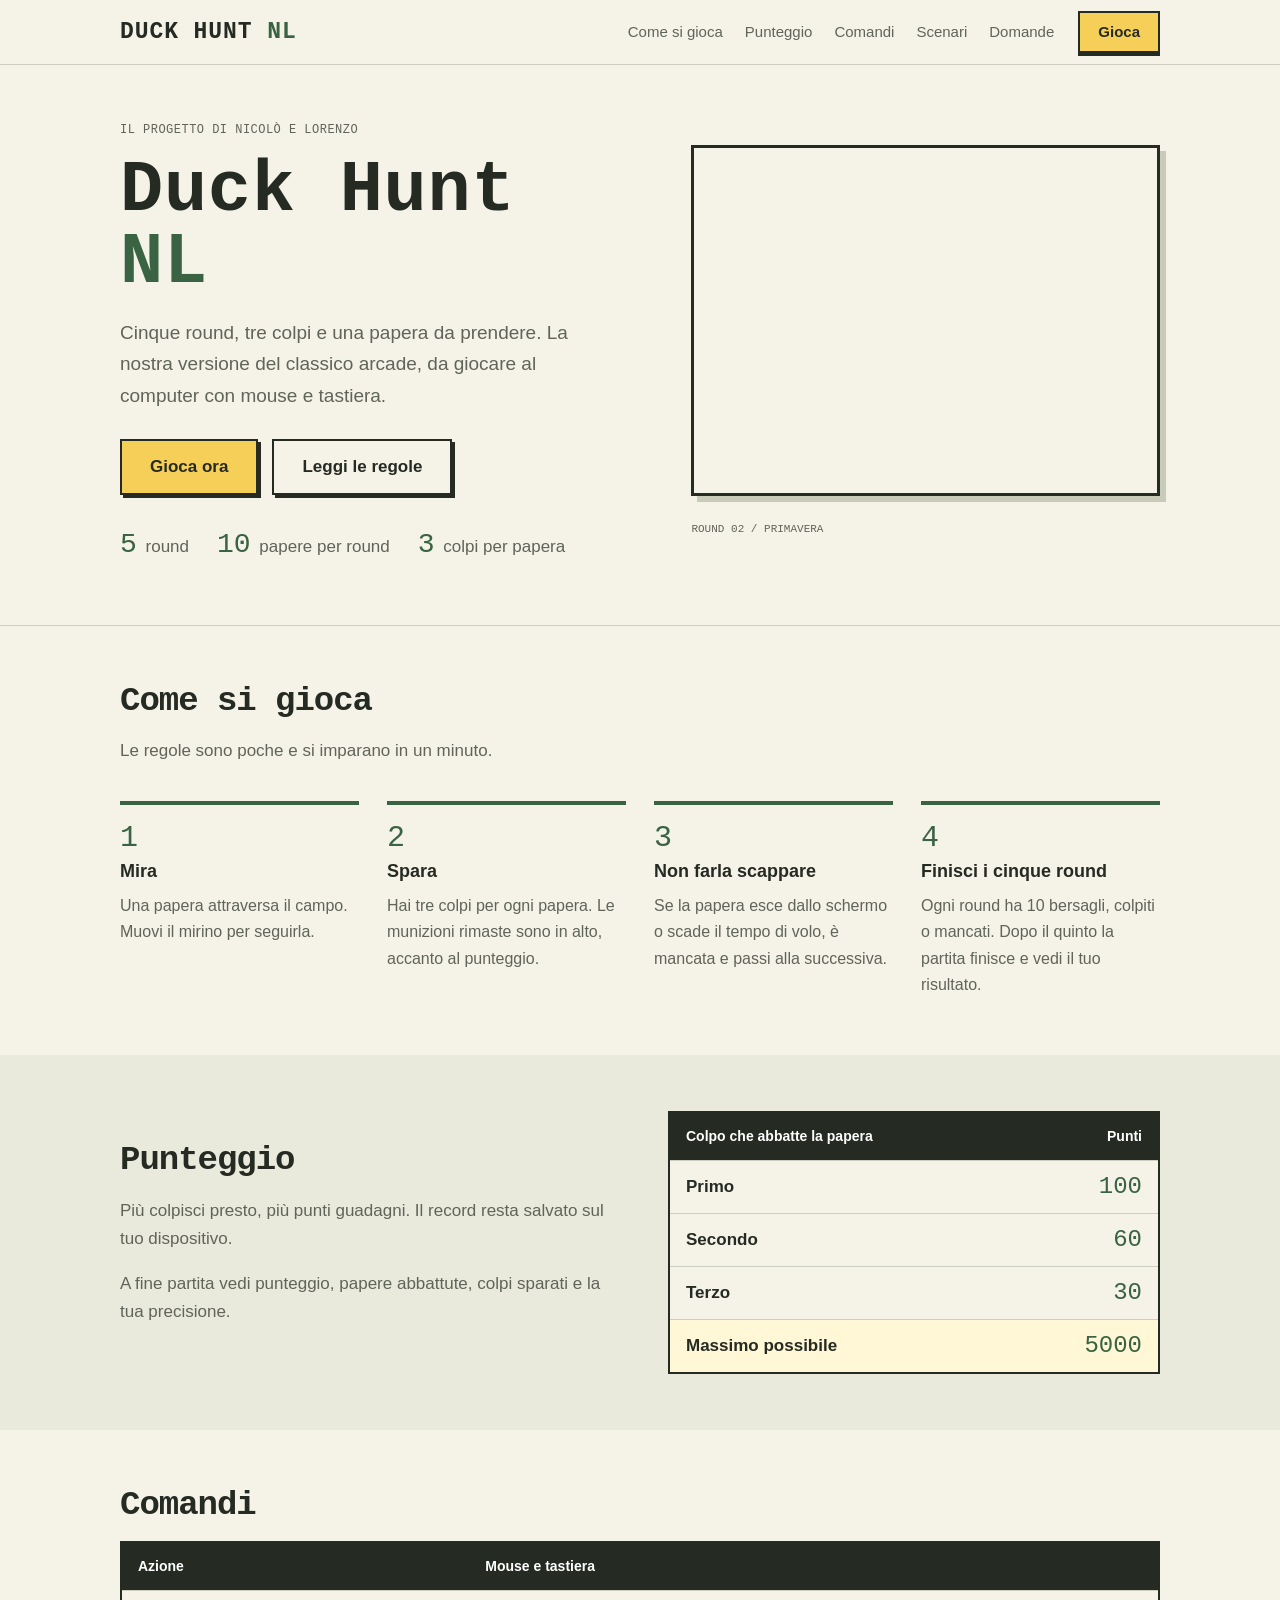
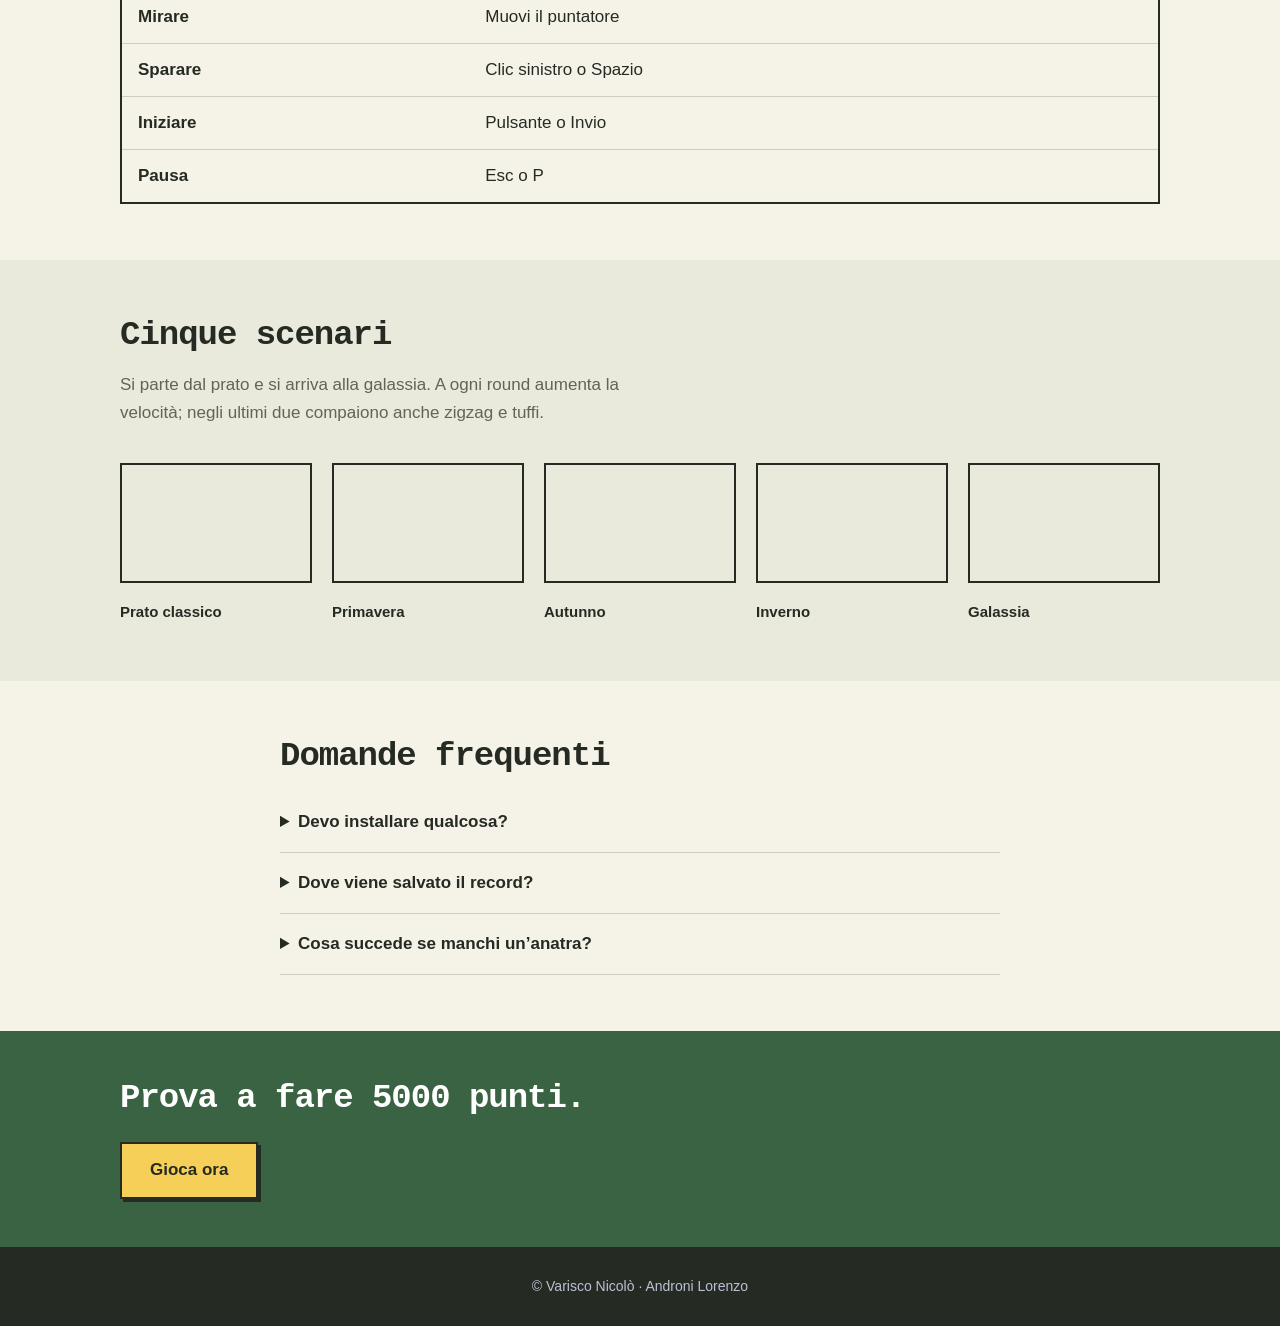
<file: index.html>
<!doctype html>
<html lang="it">
<head>
    <meta charset="UTF-8">
    <meta name="viewport" content="width=device-width, initial-scale=1">
    <meta name="description" content="Duck Hunt NL: un gioco di caccia alle papere in pixel art. Scopri come si gioca, i comandi e il punteggio.">
    <title>Duck Hunt NL — Il gioco delle papere in pixel art</title>
    <link rel="stylesheet" href="sito.css">
</head>
<body>
    <header class="nav">
        <div class="wrap nav-inner">
            <a class="logo" href="#top">Duck Hunt <span>NL</span></a>
            <nav aria-label="Principale">
                <a href="#come-si-gioca">Come si gioca</a>
                <a href="#punteggio">Punteggio</a>
                <a href="#comandi">Comandi</a>
                <a href="#scenari">Scenari</a>
                <a href="#domande">Domande</a>
            </nav>
            <a class="btn btn-small" href="gioco.html">Gioca</a>
        </div>
    </header>

    <main id="top">
        <section class="hero">
            <div class="wrap hero-inner">
                <div class="hero-text">
                    <p class="project-label">Il progetto di Nicolò e Lorenzo</p>
                    <h1>Duck Hunt <span>NL</span></h1>
                    <p>Cinque round, tre colpi e una papera da prendere. La nostra versione del classico arcade, da giocare al computer con mouse e tastiera.</p>
                    <div class="actions">
                        <a class="btn" href="gioco.html">Gioca ora</a>
                        <a class="btn btn-ghost" href="#come-si-gioca">Leggi le regole</a>
                    </div>
                    <ul class="facts">
                        <li><strong>5</strong> round</li>
                        <li><strong>10</strong> papere per round</li>
                        <li><strong>3</strong> colpi per papera</li>
                    </ul>
                </div>
                <figure class="hero-art">
                    <video autoplay muted loop playsinline preload="metadata" aria-hidden="true">
                        <source src="gif/sfondo_primavera_50fps.mp4" type="video/mp4">
                    </video>
                    <figcaption>ROUND 02 / PRIMAVERA</figcaption>
                </figure>
            </div>
        </section>

        <section class="section" id="come-si-gioca">
            <div class="wrap">
                <h2>Come si gioca</h2>
                <p class="intro">Le regole sono poche e si imparano in un minuto.</p>
                <ol class="steps">
                    <li>
                        <h3>Mira</h3>
                        <p>Una papera attraversa il campo. Muovi il mirino per seguirla.</p>
                    </li>
                    <li>
                        <h3>Spara</h3>
                        <p>Hai tre colpi per ogni papera. Le munizioni rimaste sono in alto, accanto al punteggio.</p>
                    </li>
                    <li>
                        <h3>Non farla scappare</h3>
                        <p>Se la papera esce dallo schermo o scade il tempo di volo, è mancata e passi alla successiva.</p>
                    </li>
                    <li>
                        <h3>Finisci i cinque round</h3>
                        <p>Ogni round ha 10 bersagli, colpiti o mancati. Dopo il quinto la partita finisce e vedi il tuo risultato.</p>
                    </li>
                </ol>
            </div>
        </section>

        <section class="section alt" id="punteggio">
            <div class="wrap split">
                <div>
                    <h2>Punteggio</h2>
                    <p>Più colpisci presto, più punti guadagni. Il record resta salvato sul tuo dispositivo.</p>
                    <p>A fine partita vedi punteggio, papere abbattute, colpi sparati e la tua precisione.</p>
                </div>
                <table class="points">
                    <thead>
                        <tr><th scope="col">Colpo che abbatte la papera</th><th scope="col">Punti</th></tr>
                    </thead>
                    <tbody>
                        <tr><th scope="row">Primo</th><td>100</td></tr>
                        <tr><th scope="row">Secondo</th><td>60</td></tr>
                        <tr><th scope="row">Terzo</th><td>30</td></tr>
                        <tr class="total"><th scope="row">Massimo possibile</th><td>5000</td></tr>
                    </tbody>
                </table>
            </div>
        </section>

        <section class="section" id="comandi">
            <div class="wrap">
                <h2>Comandi</h2>
                <div class="table-wrap">
                    <table class="controls">
                        <thead>
                            <tr><th scope="col">Azione</th><th scope="col">Mouse e tastiera</th></tr>
                        </thead>
                        <tbody>
                            <tr><th scope="row">Mirare</th><td>Muovi il puntatore</td></tr>
                            <tr><th scope="row">Sparare</th><td>Clic sinistro o Spazio</td></tr>
                            <tr><th scope="row">Iniziare</th><td>Pulsante o Invio</td></tr>
                            <tr><th scope="row">Pausa</th><td>Esc o P</td></tr>
                        </tbody>
                    </table>
                </div>
            </div>
        </section>

        <section class="section alt" id="scenari">
            <div class="wrap">
                <h2>Cinque scenari</h2>
                <p class="intro">Si parte dal prato e si arriva alla galassia. A ogni round aumenta la velocità; negli ultimi due compaiono anche zigzag e tuffi.</p>
                <ul class="scenes">
                    <li><video autoplay muted loop playsinline preload="metadata" aria-hidden="true"><source src="gif/sfondo_classico_50fps.mp4" type="video/mp4"></video><span>Prato classico</span></li>
                    <li><video autoplay muted loop playsinline preload="metadata" aria-hidden="true"><source src="gif/sfondo_primavera_50fps.mp4" type="video/mp4"></video><span>Primavera</span></li>
                    <li><video autoplay muted loop playsinline preload="metadata" aria-hidden="true"><source src="gif/sfondo_autunno_50fps.mp4" type="video/mp4"></video><span>Autunno</span></li>
                    <li><video autoplay muted loop playsinline preload="metadata" aria-hidden="true"><source src="gif/sfondo_inverno_50fps.mp4" type="video/mp4"></video><span>Inverno</span></li>
                    <li><video autoplay muted loop playsinline preload="metadata" aria-hidden="true"><source src="gif/sfondo_notte_50fps.mp4" type="video/mp4"></video><span>Galassia</span></li>
                </ul>
            </div>
        </section>

        <section class="section" id="domande">
            <div class="wrap narrow">
                <h2>Domande frequenti</h2>
                <details>
                    <summary>Devo installare qualcosa?</summary>
                    <p>No. Il gioco funziona direttamente nel browser del computer.</p>
                </details>
                <details>
                    <summary>Dove viene salvato il record?</summary>
                    <p>Nel browser del dispositivo che usi. Se il browser blocca il salvataggio, per esempio in navigazione privata, il gioco funziona lo stesso ma il record non resta.</p>
                </details>
                <details>
                    <summary>Cosa succede se manchi un’anatra?</summary>
                    <p>Non guadagni punti, ma il bersaglio conta comunque tra i dieci del round.</p>
                </details>
            </div>
        </section>

        <section class="cta">
            <div class="wrap">
                <h2>Prova a fare 5000 punti.</h2>
                <a class="btn" href="gioco.html">Gioca ora</a>
            </div>
        </section>
    </main>

    <footer>
        <div class="wrap">
            <p>&copy; Varisco Nicolò · Androni Lorenzo</p>
        </div>
    </footer>
</body>
</html>
</file>
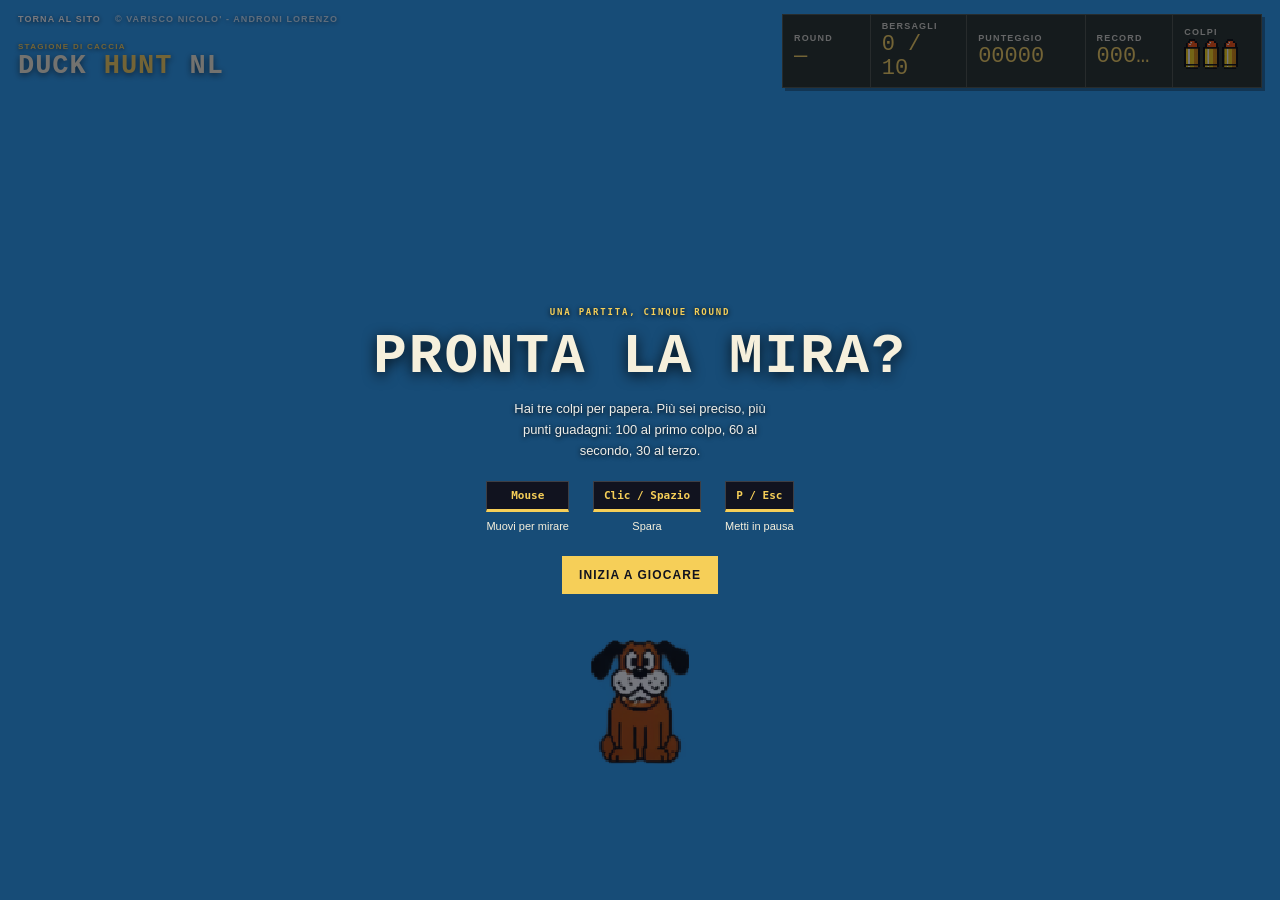
<file: gioco.html>
<!doctype html>
<html lang="it">
<head>
    <meta charset="UTF-8">
    <meta name="viewport" content="width=device-width, initial-scale=1">
    <meta name="theme-color" content="#11131f">
    <meta name="description" content="Caccia alle papere in stile arcade: prendi la mira, spara e affronta round sempre più veloci.">
    <title>Duck Hunt — Caccia alla papera</title>
    <link rel="stylesheet" href="style.css">
    <script src="script.js" defer></script>
</head>
<body>
    <main class="game-shell">
        <header class="topbar">
            <a class="back-link" href="index.html">Torna al sito</a>
            <p class="edition">&copy; Varisco Nicolo' - Androni Lorenzo</p>
        </header>

        <section class="intro" aria-labelledby="page-title">
            <div>
                <p class="eyebrow">Stagione di caccia</p>
                <h1 id="page-title">Duck <span>Hunt</span> NL</h1>
            </div>
            <p class="intro-copy">Le vedi, le prendi di mira, fai fuoco. Hai tre colpi per ogni papera: non lasciartele scappare.</p>
        </section>

        <section class="scoreboard" aria-label="Punteggio della partita">
            <div class="score-card"><span>Round</span><strong id="roundDisplay">—</strong></div>
            <div class="score-card"><span>Bersagli</span><strong id="hitDisplay">0 / 10</strong></div>
            <div class="score-card"><span>Punteggio</span><strong id="scoreDisplay">00000</strong></div>
            <div class="score-card"><span>Record</span><strong id="bestScoreDisplay">00000</strong></div>
            <div class="score-card ammo-card"><span>Colpi</span><div id="ammoDisplay" role="img" aria-label="3 colpi rimasti"></div></div>
        </section>

        <section class="play-area" aria-label="Campo di caccia">
            <div class="canvas-wrap">
                <video class="game-background" id="gameBackground" autoplay muted loop playsinline aria-hidden="true"></video>
                <img class="duck-sprite" id="duckSprite" alt="" aria-hidden="true" hidden>
                <canvas id="gameCanvas" width="800" height="480" aria-label="Campo di gioco. Mira con il mouse e spara con il clic sinistro o Spazio."></canvas>
                <div class="game-overlay" id="gameOverlay" data-fase="pronta">
                    <img class="round-banner" id="roundBanner" alt="" hidden>
                    <p class="overlay-kicker" id="overlayKicker">Una partita, cinque round</p>
                    <h2 id="overlayTitle">Pronta la mira?</h2>
                    <p id="overlayText">Hai tre colpi per papera. Più sei preciso, più punti guadagni: 100 al primo colpo, 60 al secondo, 30 al terzo.</p>
                    <ul class="game-controls" aria-label="Comandi del gioco">
                        <li><kbd>Mouse</kbd><span>Muovi per mirare</span></li>
                        <li><kbd>Clic / Spazio</kbd><span>Spara</span></li>
                        <li><kbd>P / Esc</kbd><span>Metti in pausa</span></li>
                    </ul>
                    <section class="final-results" aria-label="Risultati della partita">
                        <dl class="final-stats">
                            <div><dt>Punteggio</dt><dd id="finalScore">0</dd></div>
                            <div><dt>Precisione</dt><dd id="finalAccuracy">0%</dd></div>
                            <div><dt>Papere colpite</dt><dd id="finalHits">0 / 50</dd></div>
                        </dl>
                        <h3>Papere colpite per round</h3>
                        <ol id="roundResults">
                            <li><span id="resultRound1">Round 1</span><meter min="0" max="10" value="0" aria-labelledby="resultRound1"></meter><strong>0 / 10</strong></li>
                            <li><span id="resultRound2">Round 2</span><meter min="0" max="10" value="0" aria-labelledby="resultRound2"></meter><strong>0 / 10</strong></li>
                            <li><span id="resultRound3">Round 3</span><meter min="0" max="10" value="0" aria-labelledby="resultRound3"></meter><strong>0 / 10</strong></li>
                            <li><span id="resultRound4">Round 4</span><meter min="0" max="10" value="0" aria-labelledby="resultRound4"></meter><strong>0 / 10</strong></li>
                            <li><span id="resultRound5">Round 5</span><meter min="0" max="10" value="0" aria-labelledby="resultRound5"></meter><strong>0 / 10</strong></li>
                        </ol>
                    </section>
                    <button class="button button-primary" id="startButton" type="button" disabled>Caricamento…</button>
                </div>
            </div>
        </section>

    </main>
</body>
</html>
</file>
<file: sito.css>
:root {
    --ink: #252b23;
    --muted: #606459;
    --bg: #f5f2e8;
    --bg-alt: #e9e9dc;
    --line: #cccebf;
    --sky: #447651;
    --grass: #396342;
    --yellow: #f6cf58;
    --yellow-dark: #c9a02c;
    --brown: #714125;
    --display: "Courier New", monospace;
    --body: Arial, sans-serif;
}

* { box-sizing: border-box; }
html { scroll-behavior: smooth; scroll-padding-top: 72px; }

body {
    margin: 0;
    min-width: 320px;
    background: var(--bg);
    color: var(--ink);
    font: 17px/1.65 var(--body);
}

img { max-width: 100%; display: block; }
a:focus-visible, summary:focus-visible { outline: 3px solid var(--sky); outline-offset: 3px; }

.wrap { width: min(1040px, 100% - 40px); margin: 0 auto; }
.narrow { width: min(720px, 100% - 40px); }

/* ---------- Menu ---------- */
.nav {
    position: sticky;
    top: 0;
    z-index: 10;
    background: var(--bg);
    border-bottom: 1px solid var(--line);
}

.nav-inner { display: flex; align-items: center; gap: 24px; min-height: 64px; }

.logo {
    margin-right: auto;
    color: var(--ink);
    font: 700 23px/1 var(--display);
    letter-spacing: .04em;
    text-decoration: none;
    text-transform: uppercase;
}
.logo span { color: var(--grass); }

.nav nav { display: flex; gap: 22px; }
.nav nav a { color: var(--muted); font-size: 15px; text-decoration: none; }
.nav nav a:hover { color: var(--ink); }

/* ---------- Pulsanti ---------- */
.btn {
    display: inline-block;
    padding: 12px 28px;
    border: 2px solid var(--ink);
    border-radius: 0;
    background: var(--yellow);
    color: var(--ink);
    font-weight: 700;
    text-decoration: none;
    box-shadow: 3px 3px 0 var(--ink);
    transition: transform 100ms ease, box-shadow 100ms ease;
}
.btn:hover { transform: translateY(2px); box-shadow: 0 2px 0 var(--ink); }
.btn:active { transform: translateY(4px); box-shadow: none; }
.btn-small { padding: 7px 18px; font-size: 15px; box-shadow: 0 3px 0 var(--ink); }
.btn-ghost { background: var(--bg); }

/* ---------- Hero ---------- */
.hero { padding: 56px 0 64px; border-bottom: 1px solid var(--line); }
.project-label { font: 12px/1.5 var(--display); text-transform: uppercase; letter-spacing: .04em; }
.hero-text .project-label { font-size: 12px; margin-bottom: 16px; }
h1 span { display: block; color: var(--grass); }
.hero-inner { display: grid; grid-template-columns: 1.1fr 1fr; gap: 56px; align-items: center; }

h1 {
    margin: 0 0 18px;
    font: 700 clamp(42px, 6vw, 72px)/1 var(--display);
    letter-spacing: .01em;
}

.hero-text p { max-width: 46ch; margin: 0 0 28px; color: var(--muted); font-size: 19px; }
.actions { display: flex; flex-wrap: wrap; gap: 14px; }

.facts { display: flex; flex-wrap: wrap; gap: 8px 28px; margin: 36px 0 0; padding: 0; list-style: none; color: var(--muted); }
.facts strong { color: var(--grass); font: 400 28px/1 var(--display); margin-right: 4px; }

.hero-art { margin: 0; }
.hero-art video {
    width: 100%;
    aspect-ratio: 4 / 3;
    object-fit: cover;
    border: 3px solid var(--ink);
    border-radius: 0;
    box-shadow: 6px 6px 0 #c8cbb7;
    image-rendering: pixelated;
}
.hero-art figcaption { margin-top: 16px; color: var(--muted); font: 11px/1.5 var(--display); }

/* ---------- Sezioni ---------- */
.section { padding: 56px 0; }
.alt { background: var(--bg-alt); }

h2 { margin: 0 0 16px; font: 700 clamp(26px, 4vw, 34px)/1.15 var(--display); letter-spacing: -.03em; }
h3 { margin: 0 0 6px; font-size: 18px; }
.intro { max-width: 56ch; margin: 0 0 36px; color: var(--muted); }

.steps {
    display: grid;
    grid-template-columns: repeat(auto-fit, minmax(220px, 1fr));
    gap: 28px;
    margin: 0;
    padding: 0;
    list-style: none;
    counter-reset: passo;
}
.steps li { padding-top: 18px; border-top: 4px solid var(--grass); counter-increment: passo; }
.steps li::before { content: counter(passo); display: block; margin-bottom: 4px; color: var(--grass); font: 400 30px/1 var(--display); }
.steps p { margin: 0; color: var(--muted); font-size: 16px; }

.split { display: grid; grid-template-columns: 1fr 1fr; gap: 56px; align-items: center; }
.split p { color: var(--muted); }

table { width: 100%; border-collapse: collapse; background: var(--bg); border: 2px solid var(--ink); }
th, td { padding: 12px 16px; border-bottom: 1px solid var(--line); text-align: left; }
thead th { background: var(--ink); color: #fff; font-size: 14px; }
tbody th { font-weight: 700; }
tbody tr:last-child th, tbody tr:last-child td { border-bottom: 0; }
.points td { font: 400 24px/1 var(--display); text-align: right; color: var(--grass); }
.points thead th:last-child { text-align: right; }
.points .total th, .points .total td { background: #fff7d6; }

.table-wrap { overflow-x: auto; }
.note { margin: 16px 0 0; color: var(--muted); font-size: 15px; }

.scenes {
    display: grid;
    grid-template-columns: repeat(auto-fill, minmax(180px, 1fr));
    gap: 20px;
    margin: 0;
    padding: 0;
    list-style: none;
}
.scenes video {
    width: 100%;
    aspect-ratio: 16 / 10;
    object-fit: cover;
    border: 2px solid var(--ink);
    border-radius: 0;
    image-rendering: pixelated;
}
.scenes span { display: block; margin-top: 8px; font-size: 15px; font-weight: 700; }

details { border-bottom: 1px solid var(--line); }
summary { padding: 16px 0; font-weight: 700; cursor: pointer; }
details p { margin: 0 0 16px; color: var(--muted); }

.cta { padding: 48px 0; background: var(--grass); text-align: left; }
.cta h2 { color: #fff; margin-bottom: 24px; }

footer { padding: 28px 0; background: var(--ink); color: #b9c2d6; font-size: 14px; text-align: center; }
footer p { margin: 0; }

@media (max-width: 800px) {
    .nav nav { display: none; }
    .hero { padding: 48px 0 56px; }
    .hero-inner, .split { grid-template-columns: 1fr; gap: 36px; }
    .section { padding: 56px 0; }
}

@media (prefers-reduced-motion: reduce) {
    html { scroll-behavior: auto; }
    .btn { transition: none; }
}
</file>
<file: style.css>
:root {
    color-scheme: dark;
    --night: #11131f;
    --cabinet: #20291f;
    --line: rgba(236, 232, 215, .2);
    --paper: #f6f0dc;
    --muted: #c1c2c7;
    --yellow: #f6cf58;
    --red: #ed6858;
    --green: #8abf73;
    font-family: Arial, sans-serif;
    color: var(--paper);
    background: var(--night);
}

* { box-sizing: border-box; }

html, body {
    width: 100%;
    height: 100%;
    min-width: 320px;
    margin: 0;
    overflow: hidden;
}

body {
    min-height: 100vh;
    min-height: 100dvh;
    background: var(--night);
}

button, select { font: inherit; }

.game-shell {
    position: relative;
    width: 100%;
    height: 100vh;
    height: 100dvh;
    min-height: 320px;
    overflow: hidden;
    isolation: isolate;
    background: #2599ee;
}

.topbar {
    position: absolute;
    z-index: 2;
    top: max(14px, env(safe-area-inset-top));
    left: max(18px, env(safe-area-inset-left));
    display: flex;
    align-items: center;
    gap: 14px;
}

.back-link, .edition {
    margin: 0;
    color: white;
    font-size: 9px;
    font-weight: 700;
    letter-spacing: .12em;
    text-decoration: none;
    text-shadow: 0 1px 4px rgba(10, 20, 26, .8);
    text-transform: uppercase;
}

.back-link { transition: color 140ms ease; }
.back-link:hover { color: var(--yellow); }
.edition { opacity: .75; }

.intro {
    position: absolute;
    z-index: 2;
    top: 42px;
    left: max(18px, env(safe-area-inset-left));
    pointer-events: none;
}

.eyebrow {
    margin: 0 0 2px;
    color: var(--yellow);
    font-size: 8px;
    font-weight: 700;
    letter-spacing: .16em;
    text-shadow: 0 1px 4px rgba(10, 20, 26, .9);
    text-transform: uppercase;
}

h1 {
    margin: 0;
    font: 700 27px/1 "Courier New", monospace;
    letter-spacing: .035em;
    text-shadow: 0 2px 6px rgba(10, 20, 26, .72);
    text-transform: uppercase;
}

h1 span { color: var(--yellow); }
.intro-copy { display: none; }

.scoreboard {
    position: absolute;
    z-index: 2;
    top: max(14px, env(safe-area-inset-top));
    right: max(18px, env(safe-area-inset-right));
    width: min(480px, 56vw);
    min-height: 56px;
    display: grid;
    grid-template-columns: 1fr 1.1fr 1.35fr 1fr 1fr;
    align-items: stretch;
    border: 1px solid var(--line);
    border-radius: 0;
    background: var(--cabinet);
    box-shadow: 3px 3px 0 rgba(0, 0, 0, .35);
}

.score-card {
    min-width: 0;
    display: flex;
    flex-direction: column;
    justify-content: center;
    padding: 6px 11px;
    border-right: 1px solid var(--line);
}

.score-card:last-child { border-right: 0; }

.score-card span {
    display: block;
    margin-bottom: 2px;
    color: #d7d4c8;
    font-size: 9px;
    font-weight: 700;
    letter-spacing: .13em;
    text-transform: uppercase;
}

.score-card strong {
    display: block;
    overflow: hidden;
    color: var(--yellow);
    font: 400 clamp(16px, 2vw, 22px)/1.1 Consolas, "Courier New", monospace;
    font-variant-numeric: tabular-nums;
    text-overflow: ellipsis;
}

.ammo-card #ammoDisplay {
    width: 56px;
    height: 36px;
    background-image: url("./img/colpi.png");
    background-repeat: no-repeat;
    background-size: 123px 184px;
    image-rendering: pixelated;
    background-position:
        -34.32px
        calc(-14.64px - var(--ammo-row) * 40.2px);
}

.play-area, .canvas-wrap {
    position: absolute;
    inset: 0;
}

.canvas-wrap {
    overflow: hidden;
    background-color: #2599ee;
}

.game-background {
    position: absolute;
    z-index: 0;
    inset: 0;
    width: 100%;
    height: 100%;
    object-fit: cover;
    pointer-events: none;
}

.duck-sprite {
    position: absolute;
    z-index: 1;
    display: block;
    max-width: none;
    pointer-events: none;
    image-rendering: pixelated;
    transform-origin: center;
}

.duck-sprite[hidden] { display: none; }

#gameCanvas {
    position: relative;
    z-index: 2;
    display: block;
    width: 100%;
    height: 100%;
    cursor: none;
    image-rendering: pixelated;
}

.game-overlay {
    position: absolute;
    z-index: 3;
    inset: 0;
    display: flex;
    flex-direction: column;
    align-items: center;
    justify-content: center;
    padding: 24px;
    background: rgba(13, 16, 27, .56);
    text-align: center;
}

.game-overlay[hidden] { display: none; }

.game-overlay.is-round-intro {
    gap: 8px;
    background: rgba(9, 12, 25, .32);
    backdrop-filter: blur(2px);
}

.game-overlay.is-round-intro::before {
    position: absolute;
    width: min(72vw, 640px);
    height: min(52vh, 280px);
    border: 2px solid rgba(246, 207, 88, .72);
    background: linear-gradient(135deg, rgba(17, 19, 31, .9), rgba(17, 19, 31, .68));
    box-shadow: 0 0 0 6px rgba(17, 19, 31, .42), 0 12px 42px rgba(0, 0, 0, .45);
    content: "";
    image-rendering: pixelated;
    clip-path: polygon(0 12px, 12px 12px, 12px 0, calc(100% - 12px) 0, calc(100% - 12px) 12px, 100% 12px, 100% calc(100% - 12px), calc(100% - 12px) calc(100% - 12px), calc(100% - 12px) 100%, 12px 100%, 12px calc(100% - 12px), 0 calc(100% - 12px));
}

.game-overlay.is-round-intro > * { position: relative; }

.round-banner {
    display: none;
    width: 100%;
    height: 100%;
    object-fit: contain;
    image-rendering: pixelated;
    pointer-events: none;
}

.game-overlay.is-round-intro .round-banner {
    position: absolute;
    inset: 0;
    display: block;
    transform: scale(.7);
}

.game-overlay.is-round-intro::before,
.game-overlay.is-round-intro .overlay-kicker,
.game-overlay.is-round-intro h2,
.game-overlay.is-round-intro > p:not(.overlay-kicker) { display: none; }

.game-overlay.is-paused .overlay-kicker,
.game-overlay.is-paused #overlayText { display: none; }

.game-overlay.is-paused h2 { margin-bottom: 22px; }

.game-overlay.is-round-intro .overlay-kicker {
    margin-bottom: 3px;
    color: #fff0b2;
    font-size: clamp(10px, 1.5vw, 14px);
    letter-spacing: .24em;
}

.game-overlay.is-round-intro h2 {
    color: var(--yellow);
    font-size: clamp(56px, 12vw, 112px);
    letter-spacing: .09em;
    text-shadow: 4px 4px 0 #714125, 7px 7px 0 rgba(0, 0, 0, .7);
    -webkit-text-stroke: 1px #fff0b2;
}

.game-overlay.is-round-intro > p:not(.overlay-kicker) {
    margin: 6px 0 0;
    color: white;
    font: 700 clamp(9px, 1.3vw, 12px)/1.4 Consolas, "Courier New", monospace;
    letter-spacing: .12em;
    text-transform: uppercase;
}

.overlay-kicker {
    margin: 0 0 10px;
    color: var(--yellow);
    font: 700 9px/1.4 Consolas, monospace;
    letter-spacing: .2em;
    text-shadow: 0 1px 5px #000;
    text-transform: uppercase;
}

.game-overlay h2 {
    margin: 0;
    color: var(--paper);
    font: 700 clamp(30px, 5vw, 56px)/1.05 "Courier New", monospace;
    letter-spacing: .035em;
    text-shadow: 0 3px 14px rgba(0, 0, 0, .8);
    text-transform: uppercase;
}

.game-overlay > p:not(.overlay-kicker) {
    max-width: 38ch;
    margin: 12px 0 20px;
    color: #efeee9;
    font-size: 13px;
    line-height: 1.6;
    text-shadow: 0 1px 5px #000;
    white-space: pre-line;
}

.game-controls, .final-results { display: none; }
.game-overlay[data-fase="pronta"] .game-controls { display: flex; }
.game-controls {
    flex-wrap: wrap;
    justify-content: center;
    gap: 12px 24px;
    margin: 0 0 24px;
    padding: 0;
    list-style: none;
    font-size: 11px;
}
.game-controls li { display: grid; gap: 8px; }
.game-controls kbd {
    padding: 7px 10px;
    border: 1px solid var(--line);
    border-bottom: 3px solid var(--yellow);
    border-radius: 0;
    background: var(--night);
    color: var(--yellow);
    font: 700 11px Consolas, monospace;
}
.game-overlay[data-fase="conclusa"] {
    justify-content: safe center;
    overflow-y: auto;
    padding: 84px 20px 24px;
    background: rgba(13, 16, 27, .88);
}
.game-overlay[data-fase="conclusa"] > * { flex-shrink: 0; }
.game-overlay[data-fase="conclusa"] > p:not(.overlay-kicker) { max-width: 60ch; margin: 12px 0 16px; }
.game-overlay[data-fase="conclusa"] .final-results { display: block; }
.final-results { width: min(100%, 460px); margin-bottom: 20px; }
.final-stats { display: grid; grid-template-columns: repeat(3, 1fr); gap: 8px; margin: 0; }
.final-stats div { padding: 14px 6px; border: 1px solid var(--line); border-radius: 6px; background: var(--night); }
.final-stats dt { margin-bottom: 8px; color: var(--muted); font-size: 10px; }
.final-stats dd { margin: 0; color: var(--yellow); font: 700 clamp(18px, 4vw, 28px) Consolas, monospace; }
.final-results h3 { margin: 18px 0 12px; font-size: 11px; font-weight: 400; color: var(--muted); }
#roundResults { display: grid; gap: 9px; margin: 0; padding: 0; list-style: none; font-size: 11px; }
#roundResults li { display: grid; grid-template-columns: 60px 1fr 54px; align-items: center; gap: 12px; }
#roundResults span { text-align: left; }
#roundResults strong { color: var(--yellow); font: 700 11px Consolas, monospace; text-align: right; }
#roundResults meter { width: 100%; height: 12px; border: 0; border-radius: 6px; background: #303748; }
#roundResults meter::-webkit-meter-bar { border: 0; border-radius: 6px; background: #303748; }
#roundResults meter::-webkit-meter-optimum-value { border-radius: 6px; background: var(--yellow); }
#roundResults meter::-moz-meter-bar { border-radius: 6px; background: var(--yellow); }

.button {
    min-height: 38px;
    padding: 0 16px;
    border: 1px solid transparent;
    border-radius: 0;
    font-size: 12px;
    font-weight: 700;
    letter-spacing: .09em;
    text-transform: uppercase;
    cursor: pointer;
    transition: background-color 140ms ease, color 140ms ease, border-color 140ms ease;
}

.button:focus-visible, .back-link:focus-visible {
    outline: 2px solid var(--yellow);
    outline-offset: 3px;
}

.button-primary { background: var(--yellow); color: var(--night); }
.button-primary:hover { background: #ffe28a; }
.button:disabled { cursor: not-allowed; opacity: .46; }



@media (max-width: 600px) {
    .topbar { top: max(9px, env(safe-area-inset-top)); left: max(10px, env(safe-area-inset-left)); }
    .edition { display: none; }
    .back-link { font-size: 8px; }
    .intro { top: 60px; left: max(10px, env(safe-area-inset-left)); }
    h1 { font-size: 23px; }
    .eyebrow { font-size: 7px; }
    .scoreboard {
        top: max(10px, env(safe-area-inset-top));
        right: max(10px, env(safe-area-inset-right));
        width: min(90vw, 420px);
        min-height: 45px;
        grid-template-columns: 1fr 1.1fr 1.2fr 1fr 1.35fr;
    }
    .score-card { padding: 4px 6px; }
    .score-card span { font-size: 6px; letter-spacing: .06em; }
    .score-card strong { font-size: clamp(12px, 3.8vw, 18px); }
    .ammo-card #ammoDisplay {
        width: 42px;
        height: 27px;
        background-size: 92.25px 138px;
        background-position:
            -25.74px
            calc(-10.98px - var(--ammo-row) * 30.15px);
    }
    .game-status {
        bottom: max(55px, calc(env(safe-area-inset-bottom) + 49px));
        max-width: calc(100vw - 20px);
        min-height: 29px;
        padding: 0 8px;
    }
    .game-status p { font-size: 9px; }
}


@media (max-height: 420px) {
    .intro { top: 36px; }
    h1 { font-size: 23px; }
    .eyebrow { display: none; }
    .scoreboard { min-height: 42px; }
    .game-status { bottom: 52px; }
}

@media (prefers-reduced-motion: reduce) {
    *, *::before, *::after { transition-duration: .01ms !important; }
}
</file>
